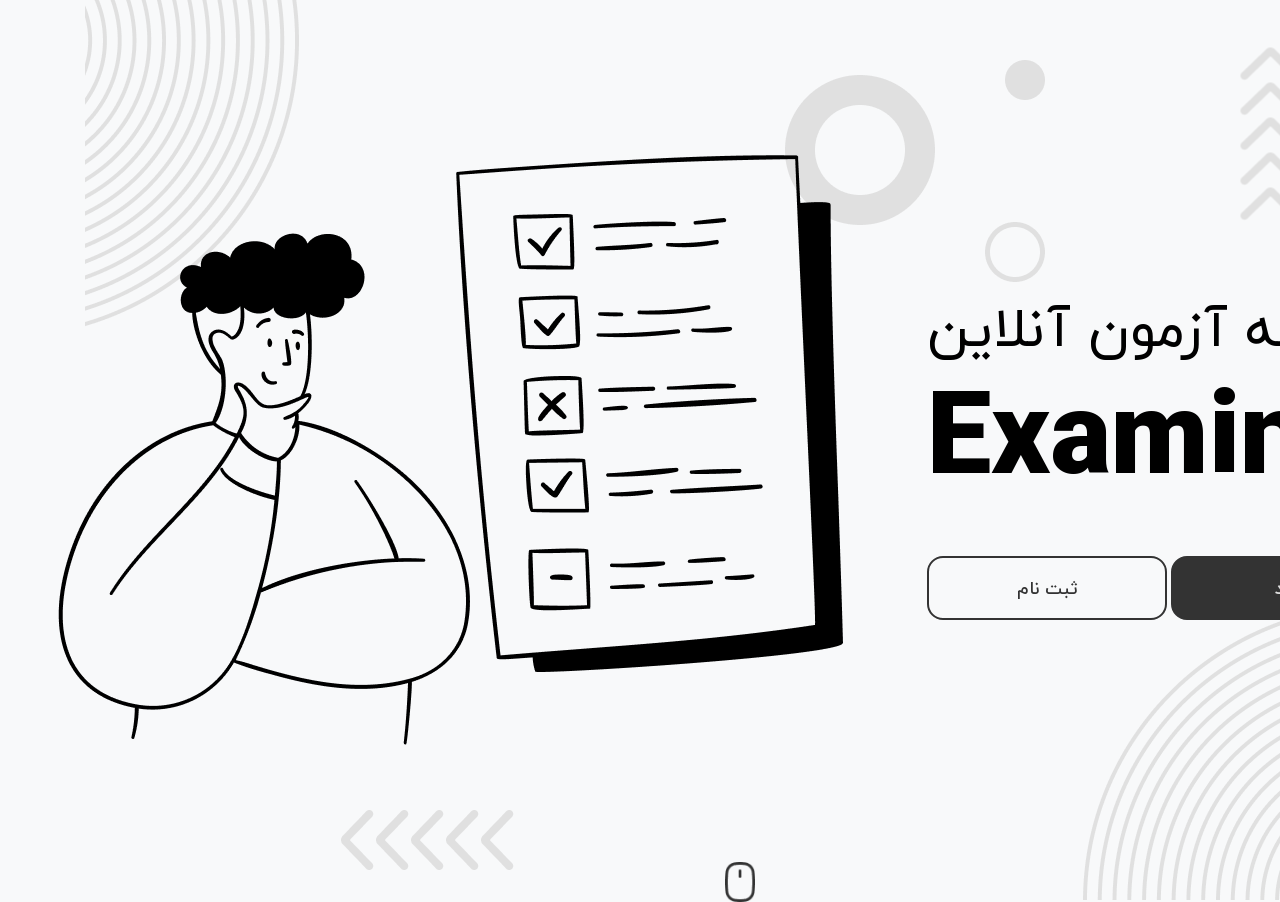
<file: index.html>
<!doctype html>
<html lang="fa" dir="rtl">
  <head>
    <meta charset="UTF-8" />
    <meta name="viewport" content="width=device-width, initial-scale=1.0" />
    <link rel="stylesheet" href="style.css" />
    <title>Examino</title>
  </head>
  <body>
    <section class="land" id="land">
      <div class="main">
        <img
          class="hero-illustration"
          src="assets/Hero-Illustration.png"
          alt="exam-illustraion" />
        <div class="main-content">
          <div class="main-text">
            <p class="discription">سامانه آزمون آنلاین</p>
            <h1 class="title">Examino</h1>
          </div>
          <div class="btns">
            <button class="btn" id="sign-in">ثبت نام</button>
            <button class="btn" id="log-in">ورود</button>
          </div>
        </div>
      </div>
      <img src="assets/Mouse.png" alt="Mouse" class="mouse-icon" />
    </section>
    <img src="assets/Arrows.jpg" class="shape" id="arrow-1" />
    <img src="assets/Arrows.jpg" class="shape" id="arrow-2" />
    <img src="assets/Circles.png" class="shape" id="circles" />
    <img src="assets/WTF.jpg" class="shape" id="wtf" />
    <img src="assets/WTF-2.png" class="shape" id="wtf-2" />
    <section class="about" id="about"></section>
    <footer class="footer"></footer>
  </body>
</html>
</file>
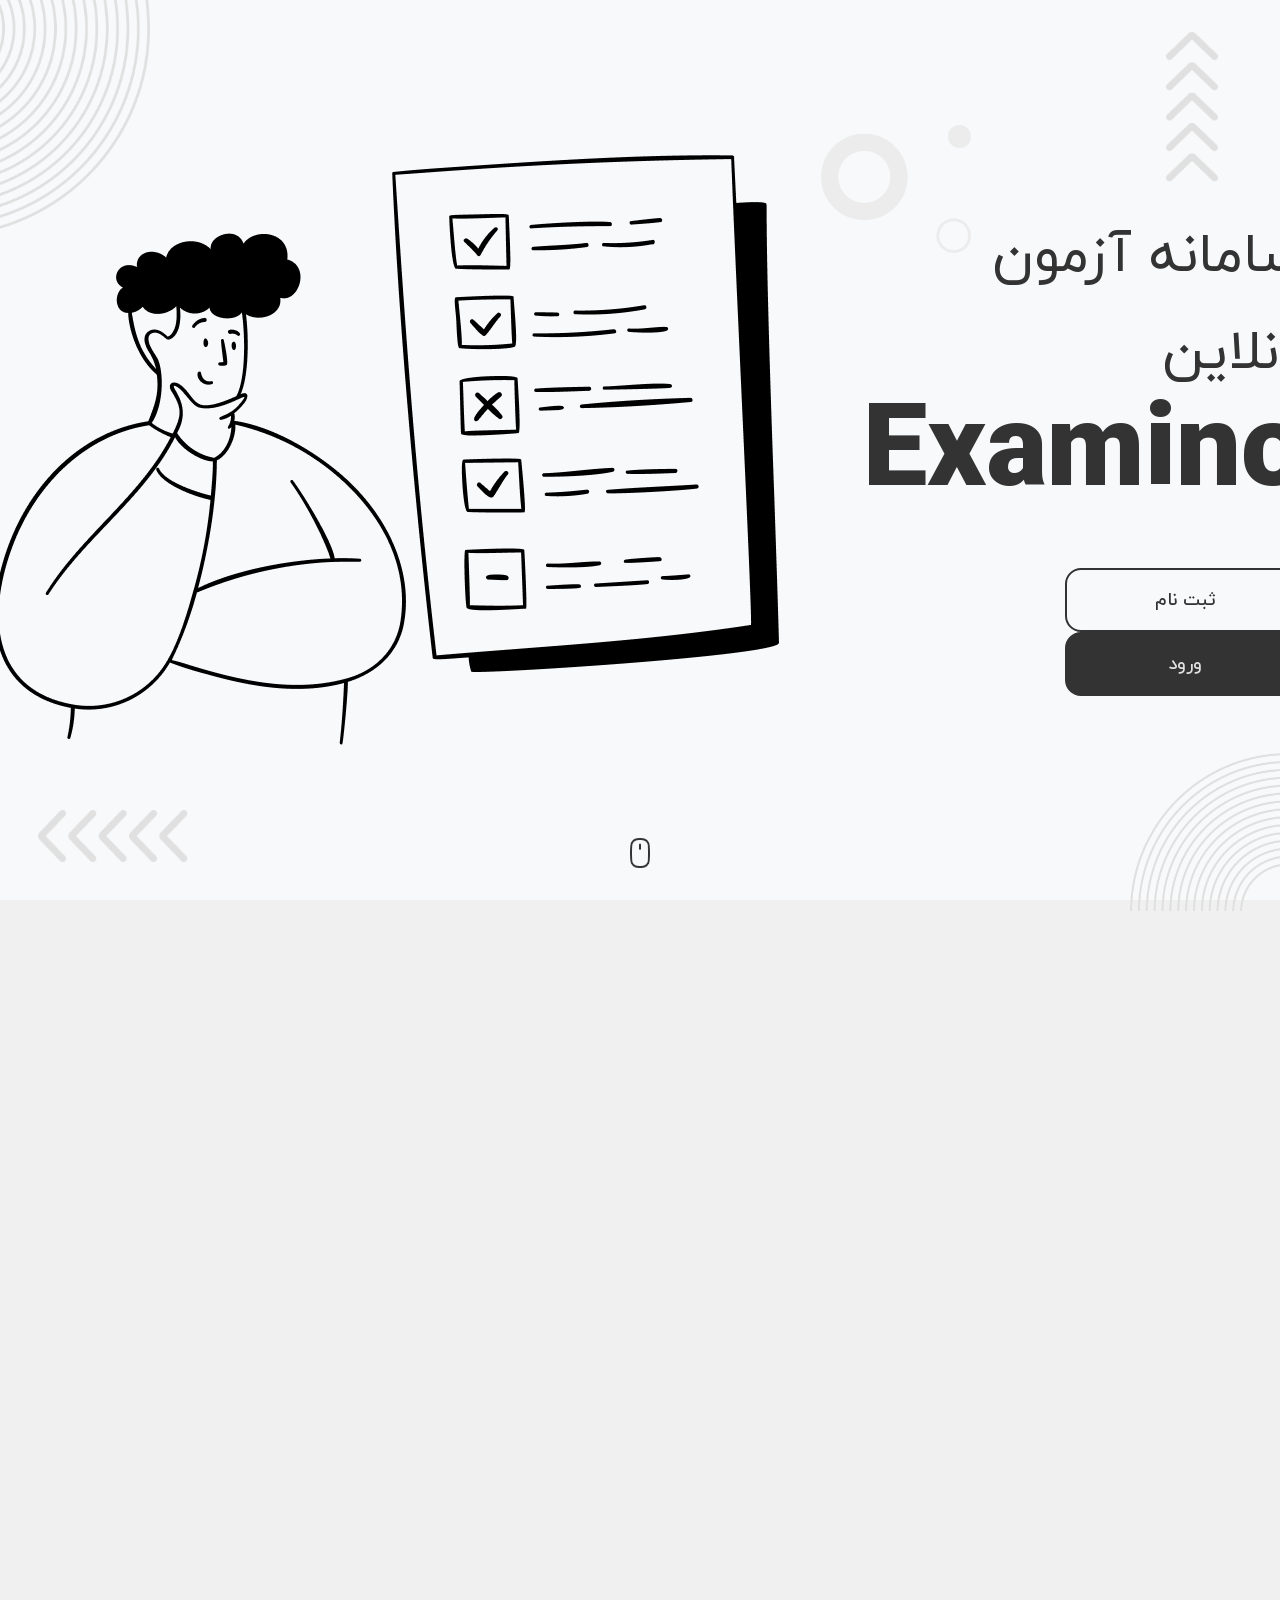
<file: Examino/index.html>
<!doctype html>
<html lang="fa" dir="rtl">
  <head>
    <meta charset="UTF-8" />
    <meta name="viewport" content="width=device-width, initial-scale=1.0" />
    <link rel="stylesheet" href="styles/style.css" />
    <title>Examino</title>
  </head>
  <body>
    <img src="assets/WTF.jpg" class="shape" id="wtf" />
    <img src="assets/WTF-2.png" class="shape" id="wtf-2" />
    <img src="assets/Arrows.jpg" class="shape" id="arrow-1" />
    <img src="assets/Arrows.jpg" class="shape" id="arrow-2" />
    <img src="assets/Circles.png" class="shape" id="circles" />

    <section class="land" id="land">
      <div class="main">
        <div class="main-content">
          <div class="main-text">
            <p class="discription">سامانه آزمون آنلاین</p>
            <h1 class="title">Examino</h1>
          </div>
          <div class="btns">
            <button class="btn" id="sign-in">ثبت نام</button>
            <button class="btn" id="log-in">ورود</button>
          </div>
        </div>
        <img
          class="hero-illustration"
          src="assets/Hero-Illustration.png"
          alt="exam-illustraion" />
      </div>
      <img src="assets/Mouse.png" alt="Mouse" class="mouse-icon" />
    </section>

    <section class="about" id="about">
      <div class="about-box"></div>
    </section>
    <footer class="footer"></footer>
  </body>
</html>
</file>
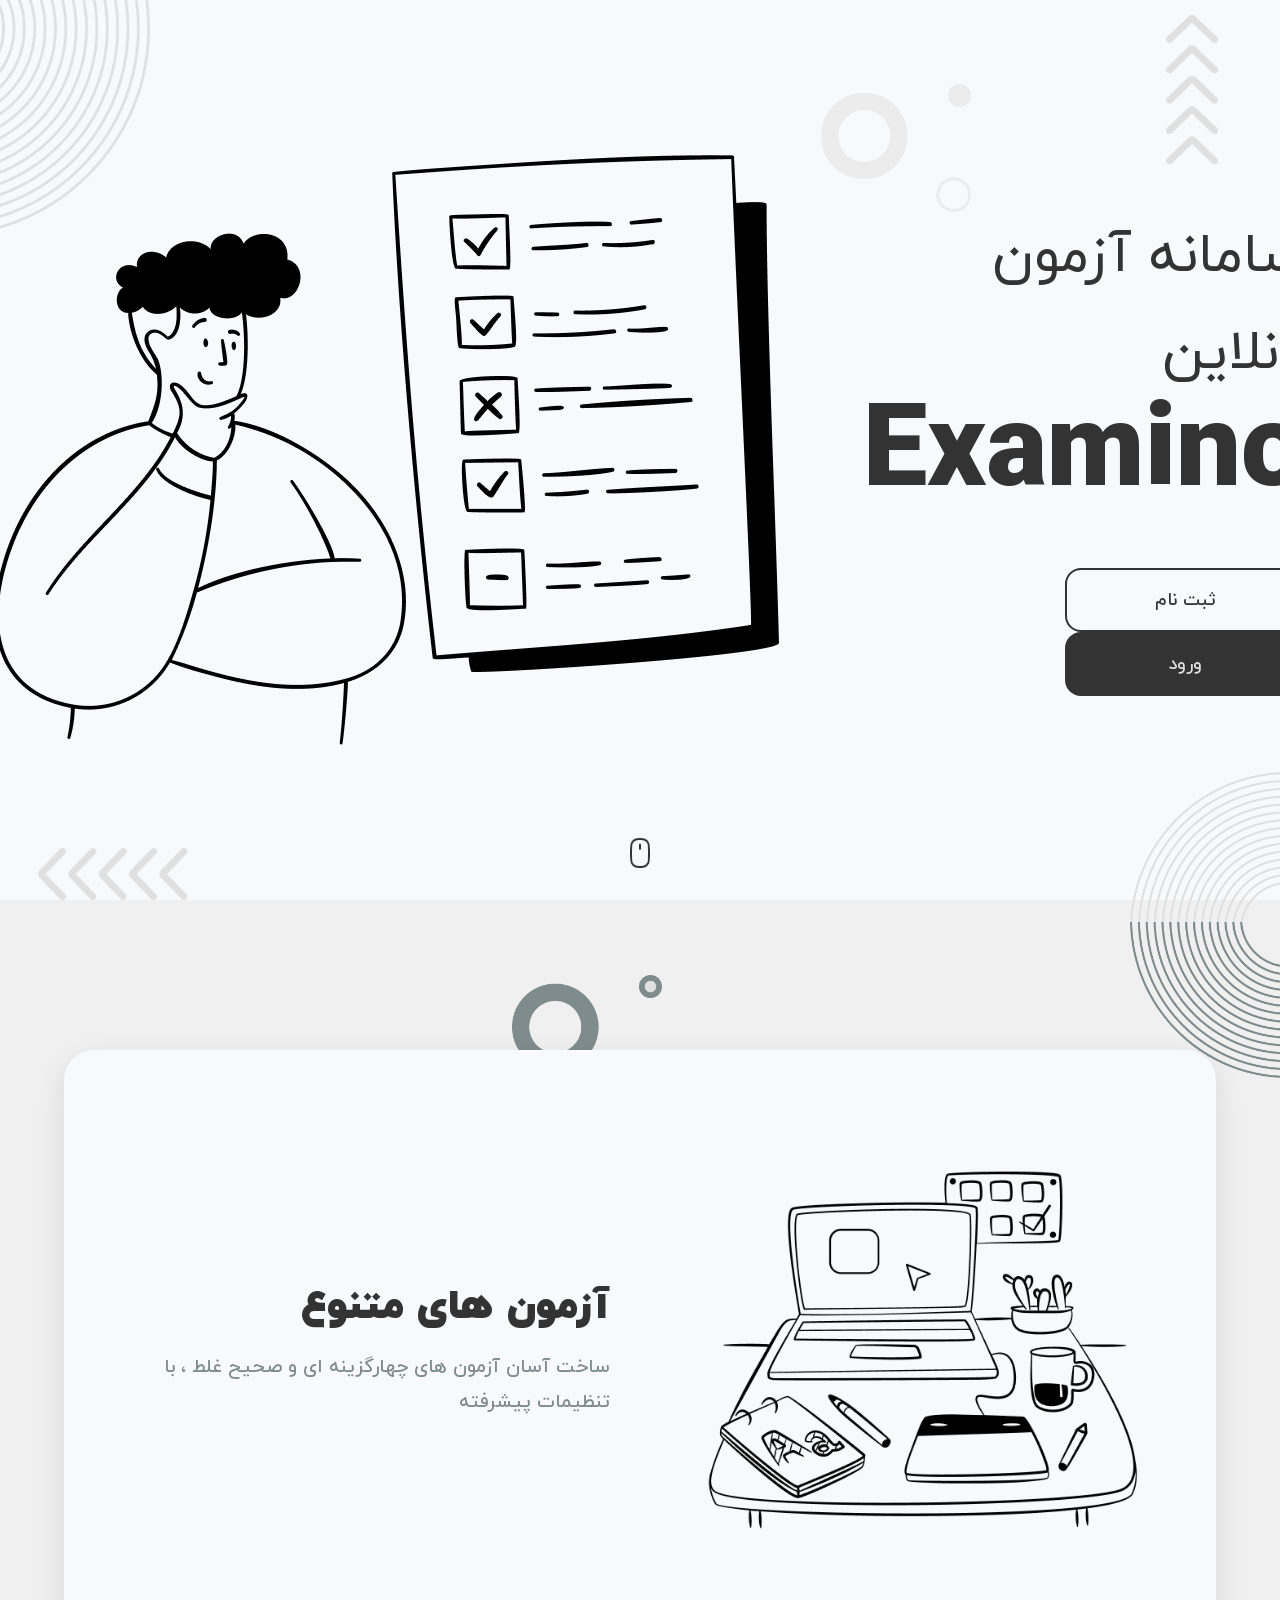
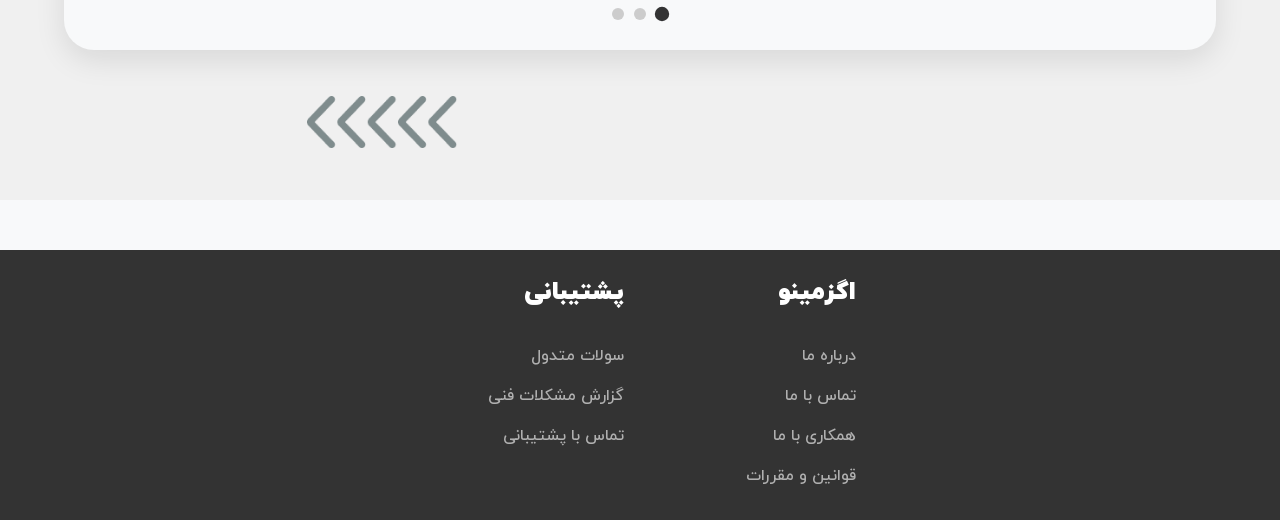
<file: Examino/home.html>
<!doctype html>
<html lang="fa" dir="rtl">
  <head>
    <meta charset="UTF-8" />
    <meta name="viewport" content="width=device-width, initial-scale=1.0" />
    <link rel="icon" type="image/png" href="assets/logo.png" />
    <link rel="stylesheet" href="styles/home.css" />
    <link rel="stylesheet" href="styles/home-shapes.css" />
    <title>Examino | اگزمینو</title>
  </head>
  <body>
    <img src="assets/WTF.jpg" class="shape" id="wtf" />
    <img src="assets/WTF-2.png" class="shape" id="wtf-2" />
    <img src="assets/Arrows.jpg" class="shape" id="arrow-1" />
    <img src="assets/Arrows.jpg" class="shape" id="arrow-2" />
    <img src="assets/Circles.png" class="shape" id="circles" />
    <img src="assets/Circles-dark.png" class="shape" id="circles-dark" />
    <img src="assets/Arrows-dark.png" class="shape" id="arrow-dark" />
    <img src="assets/WTF-3.png" class="shape" id="wtf-3" />

    <section class="land" id="land">
      <div class="main">
        <div class="main-content">
          <div class="main-text">
            <p class="discription">سامانه آزمون آنلاین</p>
            <h1 class="title">Examino</h1>
          </div>
          <div class="btns">
            <button class="btn" id="sign-in">ثبت نام</button>
            <button class="btn" id="log-in">ورود</button>
          </div>
        </div>
        <img
          class="hero-illustration"
          src="assets/Hero-Illustration.png"
          alt="exam-illustraion" />
      </div>
      <img src="assets/Mouse.png" alt="Mouse" class="mouse-icon" />
    </section>
    <section class="about" id="about">
      <div class="about-box">
        <div class="slider-wrapper">
          <div class="slides-track">
            <div class="slide">
              <div class="slide-image">
                <img src="assets/a1.png" alt="slide-1" />
              </div>
              <div class="slide-content">
                <h2>آزمون های متنوع</h2>
                <p>
                  ساخت آسان آزمون های چهارگزینه ای و صحیح غلط ، با تنظیمات
                  پیشرفته
                </p>
              </div>
            </div>

            <div class="slide">
              <div class="slide-image">
                <img src="assets/a2.png" alt="slide-2" />
              </div>
              <div class="slide-content">
                <h2>تایمر هوشمند</h2>
                <p>
                  مدیریت دقیق زمان آزمون و ذخیره خودکار پاسخ ها و امنیت کامل در
                  برگذاری آزمون
                </p>
              </div>
            </div>

            <div class="slide">
              <div class="slide-image">
                <img src="assets/a3.png" alt="slide-3" />
              </div>
              <div class="slide-content">
                <h2>کارنامه و تحلیل</h2>
                <p>
                  تحلیل عملکرد دانشجویان با نمودار های آماری ، کارنامه PDF و
                  گزارش های جامع برای اساتید
                </p>
              </div>
            </div>
          </div>
        </div>

        <div class="dots-container">
          <span class="dot active" onclick="currentSlide(1)"></span>
          <span class="dot" onclick="currentSlide(2)"></span>
          <span class="dot" onclick="currentSlide(3)"></span>
        </div>
      </div>
    </section>

    <footer class="footer">
      <div class="footer-contect">
        <div class="examino">
          <h3 class="f-title">اگزمینو</h3>
          <a href="#">
            <p class="f-disc">درباره ما</p>
          </a>
          <a href="#">
            <p class="f-disc">تماس با ما</p>
          </a>
          <a href="#">
            <p class="f-disc">همکاری با ما</p>
          </a>
          <a href="#">
            <p class="f-disc">قوانین و مقررات</p>
          </a>
        </div>

        <div class="support">
          <h3 class="f-title">پشتیبانی</h3>
          <a href="#">
            <p class="f-disc">سولات متدول</p>
          </a>
          <a href="#">
            <p class="f-disc">گزارش مشکلات فنی</p>
          </a>
          <a href="#">
            <p class="f-disc">تماس با پشتیبانی</p>
          </a>
        </div>
      </div>
    </footer>
    <body>
      <script src="scripts/btn.js"></script>
      <script src="scripts/slider.js"></script>
    </body>
  </body>
</html>
</file>
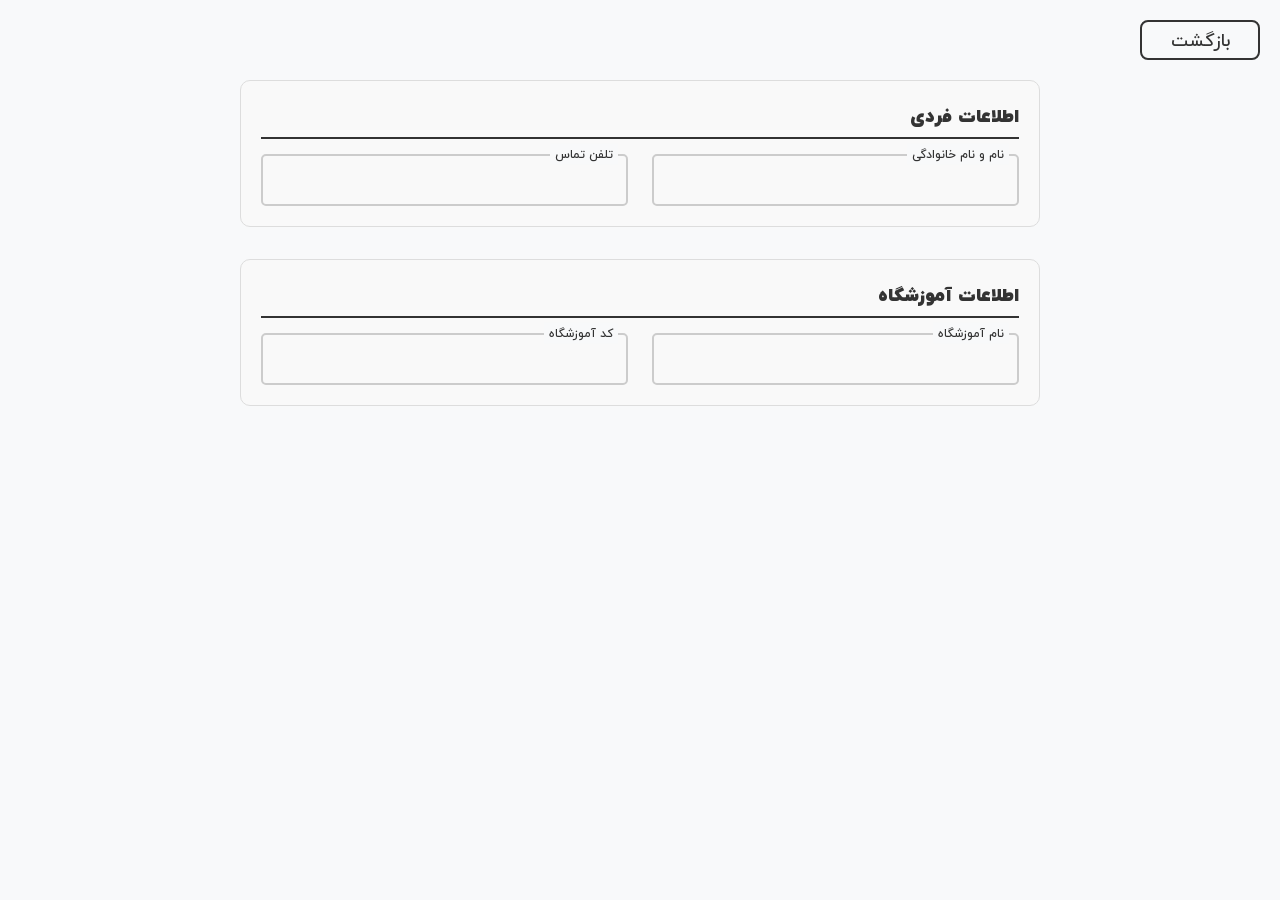
<file: Examino/sign-in.html>
<!doctype html>
<html lang="fa" dir="rtl">
  <head>
    <meta charset="UTF-8" />
    <meta name="viewport" content="width=device-width, initial-scale=1.0" />
    <link rel="icon" type="image/png" href="assets/logo.png" />
    <link rel="stylesheet" href="./styles/sign-up.css" />
    <title>ثبت نام</title>
  </head>
  <body>
    <button class="btn" id="back">بازگشت</button>

    <div class="form-container">
      <div class="form-section">
        <h2 class="section-title">اطلاعات فردی</h2>
        <div class="personal-info">
          <div class="input-wrapper">
            <input type="text" id="name" required />
            <label for="name">نام و نام خانوادگی</label>
          </div>

          <div class="input-wrapper">
            <input type="text" id="phone-number" required />
            <label for="phone-number">تلفن تماس</label>
          </div>
        </div>
      </div>

      <div class="form-section">
        <h2 class="section-title">اطلاعات آموزشگاه</h2>
        <div class="school-info">
          <div class="input-wrapper">
            <input type="text" id="school-name" required />
            <label for="school-name">نام آموزشگاه</label>
          </div>

          <div class="input-wrapper">
            <input type="text" id="school-code" required />
            <label for="school-code">کد آموزشگاه</label>
          </div>
        </div>
      </div>
    </div>
    <script src="scripts/btn.js"></script>
  </body>
</html>
</file>
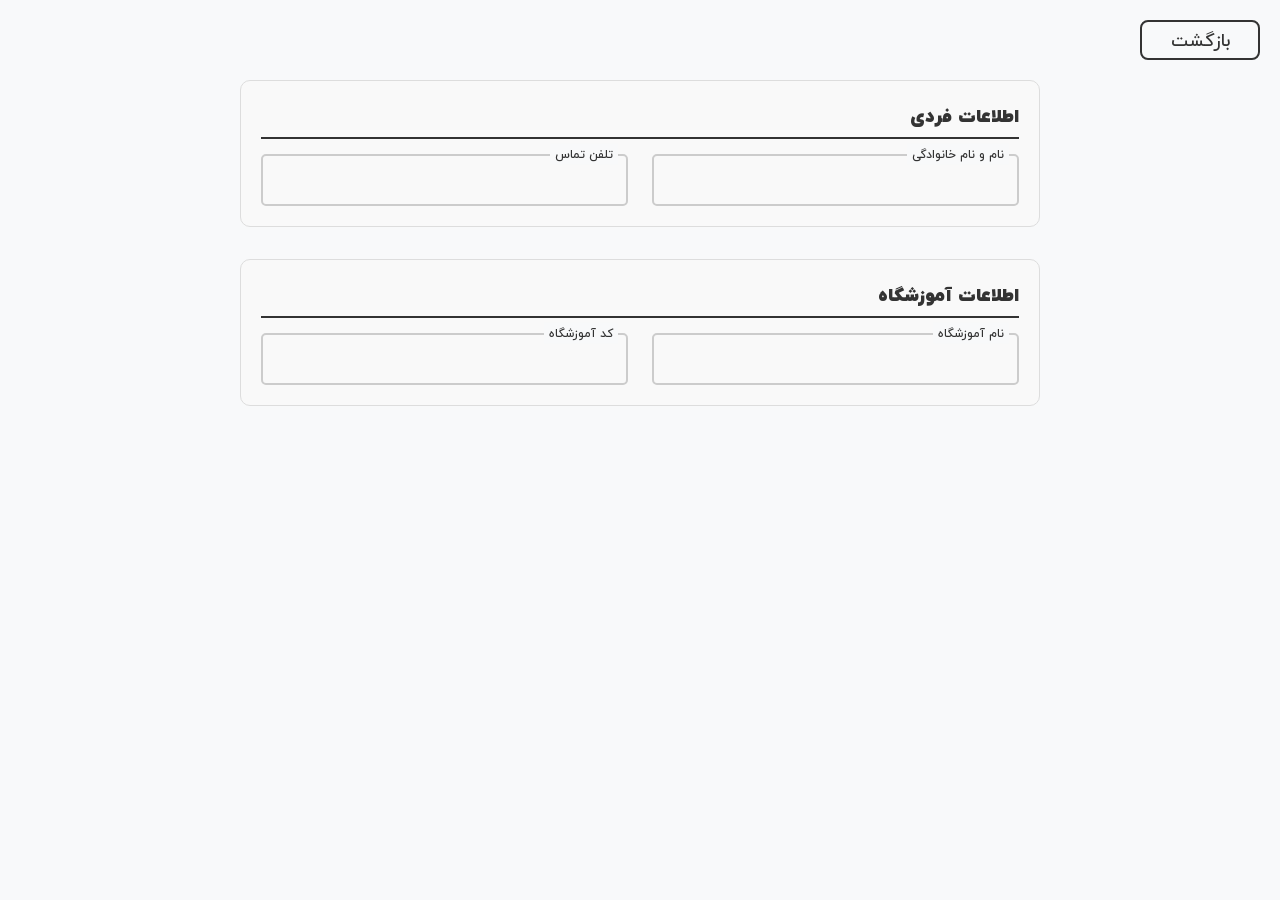
<file: Examino/sign-up.html>
<!doctype html>
<html lang="fa" dir="rtl">
  <head>
    <meta charset="UTF-8" />
    <meta name="viewport" content="width=device-width, initial-scale=1.0" />
    <link rel="stylesheet" href="./styles/sign-up.css" />
    <title>ثبت نام</title>
  </head>
  <body>
    <button class="btn" id="back">بازگشت</button>

    <div class="form-container">
      <div class="form-section">
        <h2 class="section-title">اطلاعات فردی</h2>
        <div class="personal-info">
          <div class="input-wrapper">
            <input type="text" id="name" required />
            <label for="name">نام و نام خانوادگی</label>
          </div>

          <div class="input-wrapper">
            <input type="text" id="phone-number" required />
            <label for="phone-number">تلفن تماس</label>
          </div>
        </div>
      </div>

      <div class="form-section">
        <h2 class="section-title">اطلاعات آموزشگاه</h2>
        <div class="school-info">
          <div class="input-wrapper">
            <input type="text" id="school-name" required />
            <label for="school-name">نام آموزشگاه</label>
          </div>

          <div class="input-wrapper">
            <input type="text" id="school-code" required />
            <label for="school-code">کد آموزشگاه</label>
          </div>
        </div>
      </div>
    </div>
    <script src="scripts/btn.js"></script>
  </body>
</html>
</file>
<file: style.css>
@font-face {
  font-family: "IranYekan";
  src: url("assets/font/IranYekan-100.ttf");
  font-weight: 100;
}

@font-face {
  font-family: "IranYekan";
  src: url("assets/font/IranYekan-200.ttf");
  font-weight: 200;
}

@font-face {
  font-family: "IranYekan";
  src: url("assets/font/IranYekan-300.ttf");
  font-weight: 300;
}

@font-face {
  font-family: "IranYekan";
  src: url("assets/font/IranYekan-400.ttf");
  font-weight: 400;
}

@font-face {
  font-family: "IranYekan";
  src: url("assets/font/IranYekan-500.ttf");
  font-weight: 500;
}

@font-face {
  font-family: "IranYekan";
  src: url("assets/font/IranYekan-600.ttf");
  font-weight: 600;
}

@font-face {
  font-family: "IranYekan";
  src: url("assets/font/IranYekan-700.ttf");
  font-weight: 700;
}

@font-face {
  font-family: "IranYekan";
  src: url("assets/font/IranYekan-800.ttf");
  font-weight: 800;
}

:root {
  --gray-900-: #333333;
  --gray-500-: #7f8c8d;
  --gray-400-: #b1b4b4;
  --gray-100-: #e0e0e0;
  --white-600-: #f8f9fa;
}

* {
  margin: 0;
  padding: 0;
  box-sizing: border-box;
}

body {
  background-color: var(--white-600-);
  display: flex;
  justify-content: center;
  align-items: center;
  height: 100vh;
}
.land {
  position: relative;
}

.main {
  direction: ltr;
  display: flex;
  flex-direction: row;
  justify-content: center;
  align-items: center;
  gap: 64px;
  width: 1451px;
  height: 824px;
}

.main p {
  position: relative;
  font-family: "IranYekan";
  font-size: 56px;
  font-weight: 300;
  margin-top: 0;
}

.main h1 {
  font-family: "IranYekan";
  font-size: 115px;
  font-weight: 600;
  margin-top: -40px;
}

.main-text {
  display: flex;
  flex-direction: column;
  gap: 0;
}

.main-content {
  display: flex;
  flex-direction: column;
  gap: 20px;
}

.btn {
  border: none;
  background-color: transparent;
  font-family: "IranYekan";
  font-size: 18px;
  cursor: pointer;
  padding: 12px 24px;
  border-radius: 16px;
  border: 2px solid var(--gray-900-);
  height: 64px;
  width: 240px;
  color: var(--gray-900-);
  transition: all 0.3s ease;
}

#log-in {
  background-color: var(--gray-900-);
  color: var(--gray-100-);
}

#log-in:hover {
  transform: translateY(-8px);
  background-color: transparent;
  color: var(--gray-900-);
}

#sign-in:hover {
  transform: translateY(-8px);
  background-color: var(--gray-900-);
  color: var(--gray-100-);
}

.btn:active {
  transform: translateY(0);
}

/* Mouse & The Animation */

@keyframes float {
  0% {
    transform: translateY(0px);
  }
  50% {
    transform: translateY(-15px);
  }
  100% {
    transform: translateY(0px);
  }
}

.mouse-icon {
  position: absolute;
  left: 50%;
  width: 30px;
  height: 40px;
  animation: float 2s ease-in-out infinite;
}

/* Shape */

.shape {
  position: absolute;
  z-index: -1;
  pointer-events: none;
}

#arrow-1 {
  transform: rotate(90deg);
  right: 8px;
  top: 104px;
}

#arrow-2 {
  left: 20%;
  top: 90%;
}

#circles {
  top: 60px;
  right: 25%;
}

#wtf {
  top: 0;
  left: 0;
}

#wtf-2 {
  bottom: 0;
  right: 0;
}
</file>
<file: Examino/styles/style.css>
@import url("fonts.css");

:root {
  --gray-900-: #333333;
  --gray-500-: #7f8c8d;
  --gray-400-: #b1b4b4;
  --gray-100-: #e0e0e0;
  --white-600-: #f8f9fa;
}

* {
  margin: 0;
  padding: 0;
  box-sizing: border-box;
}

body {
  background-color: var(--white-600-);
  font-family: "IranYekan", sans-serif;
  position: relative;
  margin: 0;
  padding: 0;
  overflow-x: hidden;
}

.land,
.about,
.footer {
  height: 100vh;
  width: 100%;
  position: relative;
  overflow: hidden;
  display: flex;
  justify-content: center;
  align-items: center;
}

.land {
  background-color: var(--white-600-);
}

.about {
  background-color: #f0f0f0;
}

.footer {
  background-color: var(--gray-900-);
  color: var(--gray-100-);
}

.main {
  display: flex;
  flex-direction: row;
  justify-content: center;
  align-items: center;
  gap: 64px;
  width: 100%;
  max-width: 1451px;
  padding: 20px;
  z-index: 1;
}

.main p {
  font-family: "IranYekan";
  font-size: 56px;
  font-weight: 300;
  color: var(--gray-900-);
  margin-top: 0;
}

.main h1 {
  font-family: "IranYekan";
  font-size: 115px;
  font-weight: 600;
  color: var(--gray-900-);
  margin-top: -50px;
}

.main-text {
  display: flex;
  flex-direction: column;
  gap: 0;
}

.main-content {
  display: flex;
  flex-direction: column;
  gap: 20px;
}

.btn {
  border: none;
  background-color: transparent;
  font-family: "IranYekan";
  font-size: 18px;
  cursor: pointer;
  padding: 12px 24px;
  border-radius: 16px;
  border: 2px solid var(--gray-900-);
  height: 64px;
  width: 240px;
  color: var(--gray-900-);
  transition: all 0.3s ease;
}

#log-in {
  background-color: var(--gray-900-);
  color: var(--gray-100-);
}

#log-in:hover {
  transform: translateY(-8px);
  background-color: transparent;
  color: var(--gray-900-);
}

#sign-in:hover {
  transform: translateY(-8px);
  background-color: var(--gray-900-);
  color: var(--gray-100-);
}

.btn:active {
  transform: translateY(0);
}

@keyframes float {
  0% {
    transform: translateY(0px);
  }
  50% {
    transform: translateY(-15px);
  }
  100% {
    transform: translateY(0px);
  }
}

.mouse-icon {
  position: absolute;
  left: 50%;
  transform: translateX(-50%);
  bottom: 32px;
  width: 20px;
  height: 30px;
  animation: float 2s ease-in-out infinite;
  z-index: 2;
}

.shape {
  position: absolute;
  z-index: 1;
  pointer-events: none;
  width: 150px;
  height: auto;
}

#wtf {
  top: 0;
  left: 0;
}

#wtf-2 {
  top: 27.9%;
  right: 0;
}

#arrow-1 {
  top: 3%;
  right: 1%;
  transform: rotate(90deg);
}

#arrow-2 {
  top: 30%;
  left: 3%;
}

#circles {
  top: 7%;
  left: 70%;
  transform: translate(-50%, -50%);
  opacity: 0.5;
}
</file>
<file: Examino/styles/home.css>
@import url("fonts.css");
@import url("colors.css");

* {
  margin: 0;
  padding: 0;
  box-sizing: border-box;
}

body {
  background-color: var(--white-600-);
  font-family: "IranYekan", sans-serif;
  position: relative;
  margin: 0;
  padding: 0;
  overflow-x: hidden;
}

.land,
.about,
.footer {
  height: 100vh;
  width: 100%;
  position: relative;
  overflow: hidden;
  display: flex;
  justify-content: center;
  align-items: center;
}

.land {
  background-color: var(--white-600-);
}

.about {
  background-color: #f0f0f0;
}

.footer {
  background-color: var(--gray-900-);
  color: var(--gray-100-);
}

.main {
  display: flex;
  flex-direction: row;
  justify-content: center;
  align-items: center;
  gap: 64px;
  width: 100%;
  max-width: 1451px;
  padding: 20px;
  z-index: 1;
}

.main p {
  font-family: "IranYekan";
  font-size: 56px;
  font-weight: 300;
  color: var(--gray-900-);
  margin-top: 0;
}

.main h1 {
  font-family: "IranYekan";
  font-size: 115px;
  font-weight: 600;
  color: var(--gray-900-);
  margin-top: -50px;
}

.main-text {
  display: flex;
  flex-direction: column;
  gap: 0;
}

.main-content {
  display: flex;
  flex-direction: column;
  gap: 20px;
}

.btn {
  border: none;
  background-color: transparent;
  font-family: "IranYekan";
  font-size: 18px;
  cursor: pointer;
  padding: 12px 24px;
  border-radius: 16px;
  border: 2px solid var(--gray-900-);
  height: 64px;
  width: 240px;
  color: var(--gray-900-);
  transition: all 0.3s ease;
}

#log-in {
  background-color: var(--gray-900-);
  color: var(--gray-100-);
}

#log-in:hover {
  transform: translateY(-8px);
  background-color: transparent;
  color: var(--gray-600-);
}

#sign-in:hover {
  transform: translateY(-8px);
  background-color: var(--gray-900-);
  color: var(--gray-100-);
}

.btn:active {
  transform: translateY(0);
}

@keyframes float {
  0% {
    transform: translateY(0px);
  }
  50% {
    transform: translateY(-15px);
  }
  100% {
    transform: translateY(0px);
  }
}

.mouse-icon {
  position: absolute;
  left: 50%;
  transform: translateX(-50%);
  bottom: 32px;
  width: 20px;
  height: 30px;
  animation: float 2s ease-in-out infinite;
  z-index: 2;
}

.about {
  padding: 50px 0;
  display: flex;
  justify-content: center;
  align-items: center;
  min-height: 100vh;
  direction: rtl;
}

.about-box {
  background-color: var(--white-600-);
  height: 600px;
  width: 1300px;
  max-width: 90%;
  border-radius: 30px;
  z-index: 99;
  position: relative;
  overflow: hidden;
  box-shadow: 0 10px 30px rgba(0, 0, 0, 0.1);
  display: flex;
  flex-direction: column;
  justify-content: center;
}

.slider-wrapper {
  width: 100%;
  height: 100%;
  position: relative;
}

.slides-track {
  display: flex;
  height: 100%;
  transition: transform 0.5s ease-in-out;
}

.slide {
  min-width: 100%;
  height: 100%;
  display: flex;
  flex-direction: row;
  align-items: center;
  justify-content: center;
  gap: 40px;
  padding: 40px;
  box-sizing: border-box;
}

.slide-image {
  flex: 1;
  max-width: 50%;
  height: 100%;
  display: flex;
  align-items: center;
  justify-content: center;
}

.slide-image img {
  max-height: 450px;
  border-radius: 20px;
  object-fit: cover;
}

.slide-content {
  flex: 1;
  text-align: right;
  padding-right: 20px;
}

.slide-content h2 {
  font-size: 2.5rem;
  color: var(--gray-900-);
  margin-bottom: 20px;
  line-height: 1.2;
}

.slide-content p {
  font-size: 1.2rem;
  color: var(--gray-500-);
  line-height: 1.8;
}

.dots-container {
  position: absolute;
  bottom: 30px;
  left: 50%;
  transform: translateX(-50%);
  display: flex;
  gap: 10px;
}

.dot {
  height: 12px;
  width: 12px;
  background-color: #ccc;
  border-radius: 50%;
  cursor: pointer;
  transition:
    background-color 0.3s,
    transform 0.3s;
}

.dot.active,
.dot:hover {
  background-color: var(--gray-900-);
  transform: scale(1.2);
}

.footer {
  height: 30vh;
  width: 100%;
  position: relative;
  overflow: hidden;
  display: flex;
  justify-content: center;
  align-items: center;
  color: #ffffff;
  padding: 32px 0;
  margin-top: 50px;
  direction: rtl;
}

.footer-contect {
  max-width: 1200px;
  margin: 0 auto;
  padding: 0 20px;
  display: flex;
  justify-content: space-between;
  align-items: flex-start;
  flex-wrap: wrap;
  gap: 32px;
}

.footer a {
  text-decoration: none;
}

.examino,
.support {
  flex: 1;
  min-width: 200px;
}

.f-title {
  font-size: 1.5rem;
  font-weight: bold;
  margin-bottom: 20px;
  color: #ffffff;
  position: relative;
  padding-bottom: 10px;
}

.f-disc {
  font-size: 1rem;
  color: #b0b0b0;
  margin-bottom: 12px;
  cursor: pointer;
  transition:
    color 0.3s ease,
    padding-right 0.3s ease;
}

.f-disc:hover {
  color: #ffffff;
  padding-right: 5px;
}
</file>
<file: Examino/styles/home-shapes.css>
.shape {
  position: absolute;
  z-index: 1;
  pointer-events: none;
  width: 150px;
  height: auto;
}

#wtf {
  top: 0;
  left: 0;
}

#wtf-2 {
  top: 36.4%;
  right: 0;
}

#arrow-1 {
  top: 3%;
  right: 1%;
  transform: rotate(90deg);
}

#arrow-2 {
  top: 40%;
  left: 3%;
}

#circles {
  top: 7%;
  left: 70%;
  transform: translate(-50%, -50%);
  opacity: 0.5;
}

#circles-dark {
  top: 46%;
  left: 40%;
}

#arrow-dark {
  left: 24%;
  top: 80%;
}

#wtf-3 {
  top: 43.5%;
  right: 0;
}
</file>
<file: Examino/styles/sign-up.css>
@import url("fonts.css");
@import url("colors.css");

* {
  margin: 0;
  padding: 0;
  box-sizing: border-box;
}

body {
  font-family: "IranYekan";
  direction: rtl;
  text-align: right;
  background-color: var(--white-600-);
  padding: 20px;
}

.btn {
  border: none;
  background-color: transparent;
  font-family: "IranYekan";
  font-size: 18px;
  cursor: pointer;
  border-radius: 8px;
  border: 2px solid var(--gray-900-);
  height: 40px;
  width: 120px;
  color: var(--gray-900-);
  transition: all 0.3s ease;
  margin-bottom: 20px;
}

#back:hover {
  transform: translateY(-8px);
  background-color: var(--gray-900-);
  color: var(--gray-100-);
}

.form-container {
  width: 800px;
  margin: 0 auto;
  display: flex;
  flex-direction: column;
  gap: 32px;
}

.form-section {
  background-color: #f9f9f9;
  padding: 20px;
  border-radius: 10px;
  border: 1px solid #ddd;
}

.section-title {
  font-size: 18px;
  margin-bottom: 15px;
  color: var(--gray-900-);
  border-bottom: 2px solid var(--gray-900-);
  padding-bottom: 5px;
}

.personal-info,
.school-info {
  display: flex;
  flex-direction: row;
  gap: 24px;
}

.input-wrapper {
  position: relative;
  flex: 1;
}

.input-wrapper input {
  width: 100%;
  padding: 15px 10px;
  font-size: 16px;
  border: 2px solid #ccc;
  border-radius: 5px;
  outline: none;
  background: transparent;
  transition: border-color 0.3s;
  text-align: right;
}

.input-wrapper input:focus {
  border-color: var(--gray-900-);
}

.input-wrapper label {
  position: absolute;
  top: 50%;
  right: 10px;
  transform: translateY(-50%);
  color: var(--gray-500-);
  pointer-events: none;
  transition: all 0.3s ease;
  padding: 0 5px;
  background-color: var(--white-600-);
  font-size: 16px;
}

.input-wrapper input:focus + label,
.input-wrapper input:not(:placeholder-shown) + label {
  top: 0;
  font-size: 12px;
  color: var(--gray-900-);
  background-color: var(--white-600-);
  right: 10px;
}
</file>
